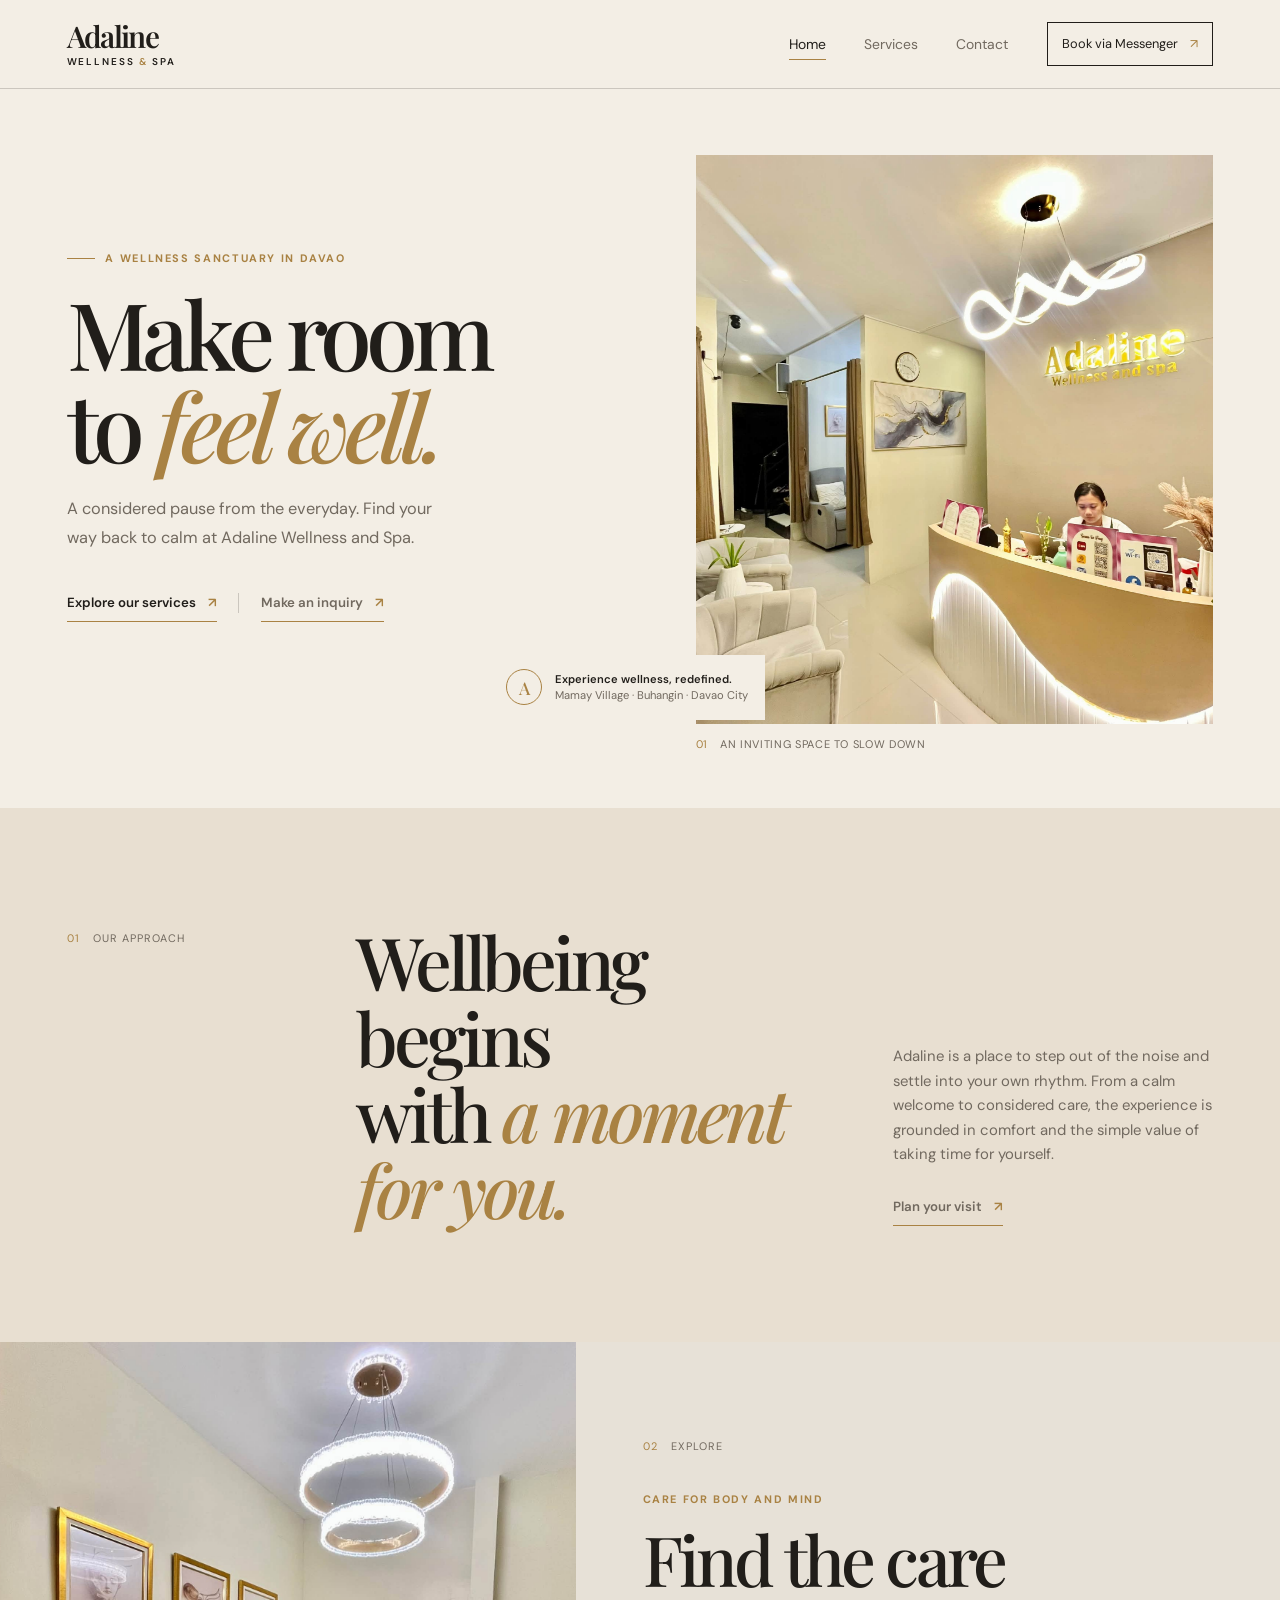
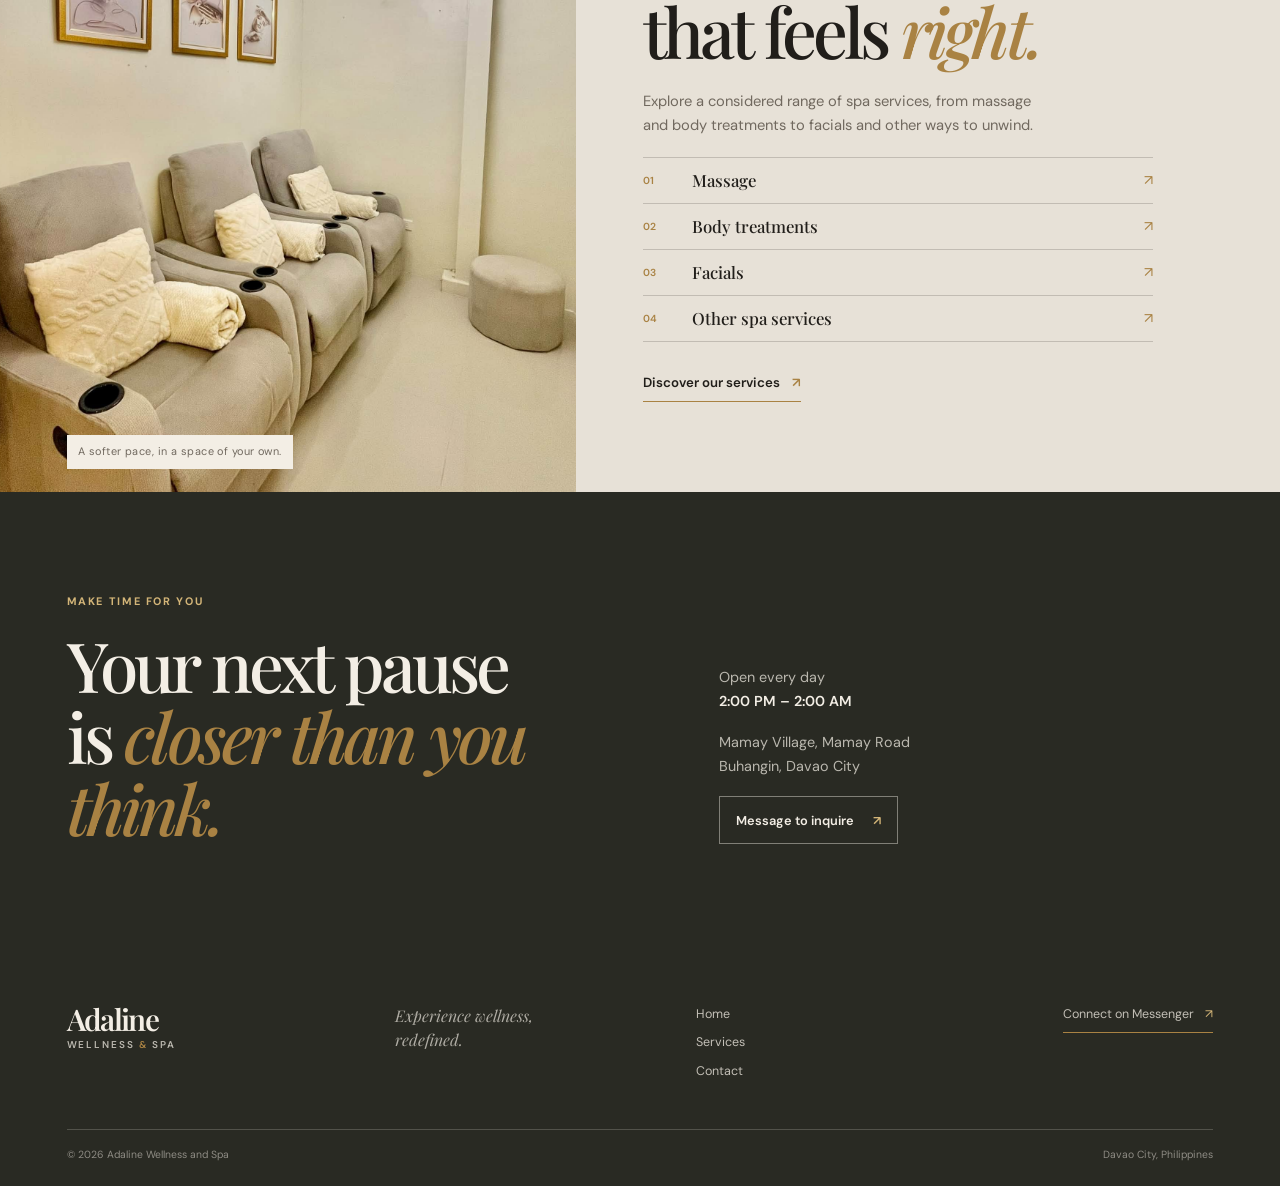
<file: index.html>
<!doctype html>
<html lang="en">
  <head>
    <meta charset="utf-8" />
    <meta name="viewport" content="width=device-width, initial-scale=1" />
    <meta name="description" content="Discover Adaline Wellness and Spa in Buhangin, Davao City. Experience wellness, redefined, with massage, body treatments, facials, and more." />
    <meta name="theme-color" content="#f3eee5" />
    <title>Adaline Wellness and Spa — Experience wellness, redefined</title>
    <link rel="stylesheet" href="css/style.css" />
    <script src="js/script.js" defer></script>
  </head>
  <body>
    <a class="skip-link" href="#main">Skip to content</a>
    <header class="masthead">
      <div class="masthead-inner">
        <a class="wordmark" href="index.html" aria-label="Adaline Wellness and Spa, home">
          <span class="wordmark-name">Adaline</span>
          <span class="wordmark-sub">Wellness <i aria-hidden="true">&amp;</i> Spa</span>
        </a>
        <button class="menu-toggle" type="button" aria-expanded="false" aria-controls="primary-nav">
          <span class="menu-label">Menu</span><span class="menu-glyph" aria-hidden="true"></span>
        </button>
        <nav class="primary-nav" id="primary-nav" aria-label="Main navigation">
          <a href="index.html" aria-current="page">Home</a>
          <a href="services.html">Services</a>
          <a href="contact.html">Contact</a>
          <a class="nav-book" href="https://m.me/61579401611226" target="_blank" rel="noopener noreferrer">Book via Messenger <span aria-hidden="true">↗</span></a>
        </nav>
      </div>
    </header>

    <main id="main">
      <section class="home-intro">
        <div class="intro-copy">
          <p class="kicker"><span class="kicker-line"></span> A wellness sanctuary in Davao</p>
          <h1>Make room<br />to <em>feel well.</em></h1>
          <p class="intro-lede">A considered pause from the everyday. Find your way back to calm at Adaline Wellness and Spa.</p>
          <div class="intro-actions">
            <a class="text-link text-link-dark" href="services.html">Explore our services <span aria-hidden="true">↗</span></a>
            <span class="action-divider" aria-hidden="true"></span>
            <a class="text-link" href="https://m.me/61579401611226" target="_blank" rel="noopener noreferrer">Make an inquiry <span aria-hidden="true">↗</span></a>
          </div>
        </div>
        <figure class="intro-photo">
          <img src="imgs/interior-salon-pic-1.jpg" alt="The warmly lit reception area at Adaline Wellness and Spa" fetchpriority="high" />
          <figcaption><span>01</span> An inviting space to slow down</figcaption>
        </figure>
        <div class="intro-note">
          <span class="note-mark" aria-hidden="true">A</span>
          <p><strong>Experience wellness, redefined.</strong><br />Mamay Village · Buhangin · Davao City</p>
        </div>
      </section>

      <section class="welcome section-pad">
        <div class="section-index"><span>01</span><span>Our approach</span></div>
        <div class="welcome-content">
          <h2>Wellbeing begins<br />with <em>a moment for you.</em></h2>
          <div class="welcome-detail">
            <p>Adaline is a place to step out of the noise and settle into your own rhythm. From a calm welcome to considered care, the experience is grounded in comfort and the simple value of taking time for yourself.</p>
            <a class="text-link" href="contact.html">Plan your visit <span aria-hidden="true">↗</span></a>
          </div>
        </div>
      </section>

      <section class="offerings">
        <div class="offering-photo">
          <img src="imgs/interior-salon-pic-2.jpg" alt="Lounge chairs and soft lighting in Adaline's spa interior" loading="lazy" />
          <p class="photo-caption">A softer pace, in a space of your own.</p>
        </div>
        <div class="offering-copy">
          <div class="section-index"><span>02</span><span>Explore</span></div>
          <p class="kicker">Care for body and mind</p>
          <h2>Find the care<br />that feels <em>right.</em></h2>
          <p class="offering-description">Explore a considered range of spa services, from massage and body treatments to facials and other ways to unwind.</p>
          <ul class="category-list" aria-label="Service categories">
            <li><span>01</span> Massage <span class="list-arrow" aria-hidden="true">↗</span></li>
            <li><span>02</span> Body treatments <span class="list-arrow" aria-hidden="true">↗</span></li>
            <li><span>03</span> Facials <span class="list-arrow" aria-hidden="true">↗</span></li>
            <li><span>04</span> Other spa services <span class="list-arrow" aria-hidden="true">↗</span></li>
          </ul>
          <a class="text-link text-link-dark" href="services.html">Discover our services <span aria-hidden="true">↗</span></a>
        </div>
      </section>

      <section class="visit-strip">
        <div class="visit-heading">
          <p class="kicker">Make time for you</p>
          <h2>Your next pause<br />is <em>closer than you think.</em></h2>
        </div>
        <div class="visit-details">
          <p>Open every day<br /><strong>2:00 PM – 2:00 AM</strong></p>
          <p>Mamay Village, Mamay Road<br />Buhangin, Davao City</p>
          <a class="button button-dark" href="https://m.me/61579401611226" target="_blank" rel="noopener noreferrer">Message to inquire <span aria-hidden="true">↗</span></a>
        </div>
      </section>
    </main>

    <footer class="site-footer">
      <div class="footer-main">
        <a class="wordmark wordmark-footer" href="index.html">
          <span class="wordmark-name">Adaline</span>
          <span class="wordmark-sub">Wellness <i aria-hidden="true">&amp;</i> Spa</span>
        </a>
        <p>Experience wellness,<br />redefined.</p>
        <nav aria-label="Footer navigation">
          <a href="index.html">Home</a><a href="services.html">Services</a><a href="contact.html">Contact</a>
        </nav>
        <a class="footer-message" href="https://m.me/61579401611226" target="_blank" rel="noopener noreferrer">Connect on Messenger <span aria-hidden="true">↗</span></a>
      </div>
      <div class="footer-bottom"><span>© <span data-year></span> Adaline Wellness and Spa</span><span>Davao City, Philippines</span></div>
    </footer>
  </body>
</html>
</file>
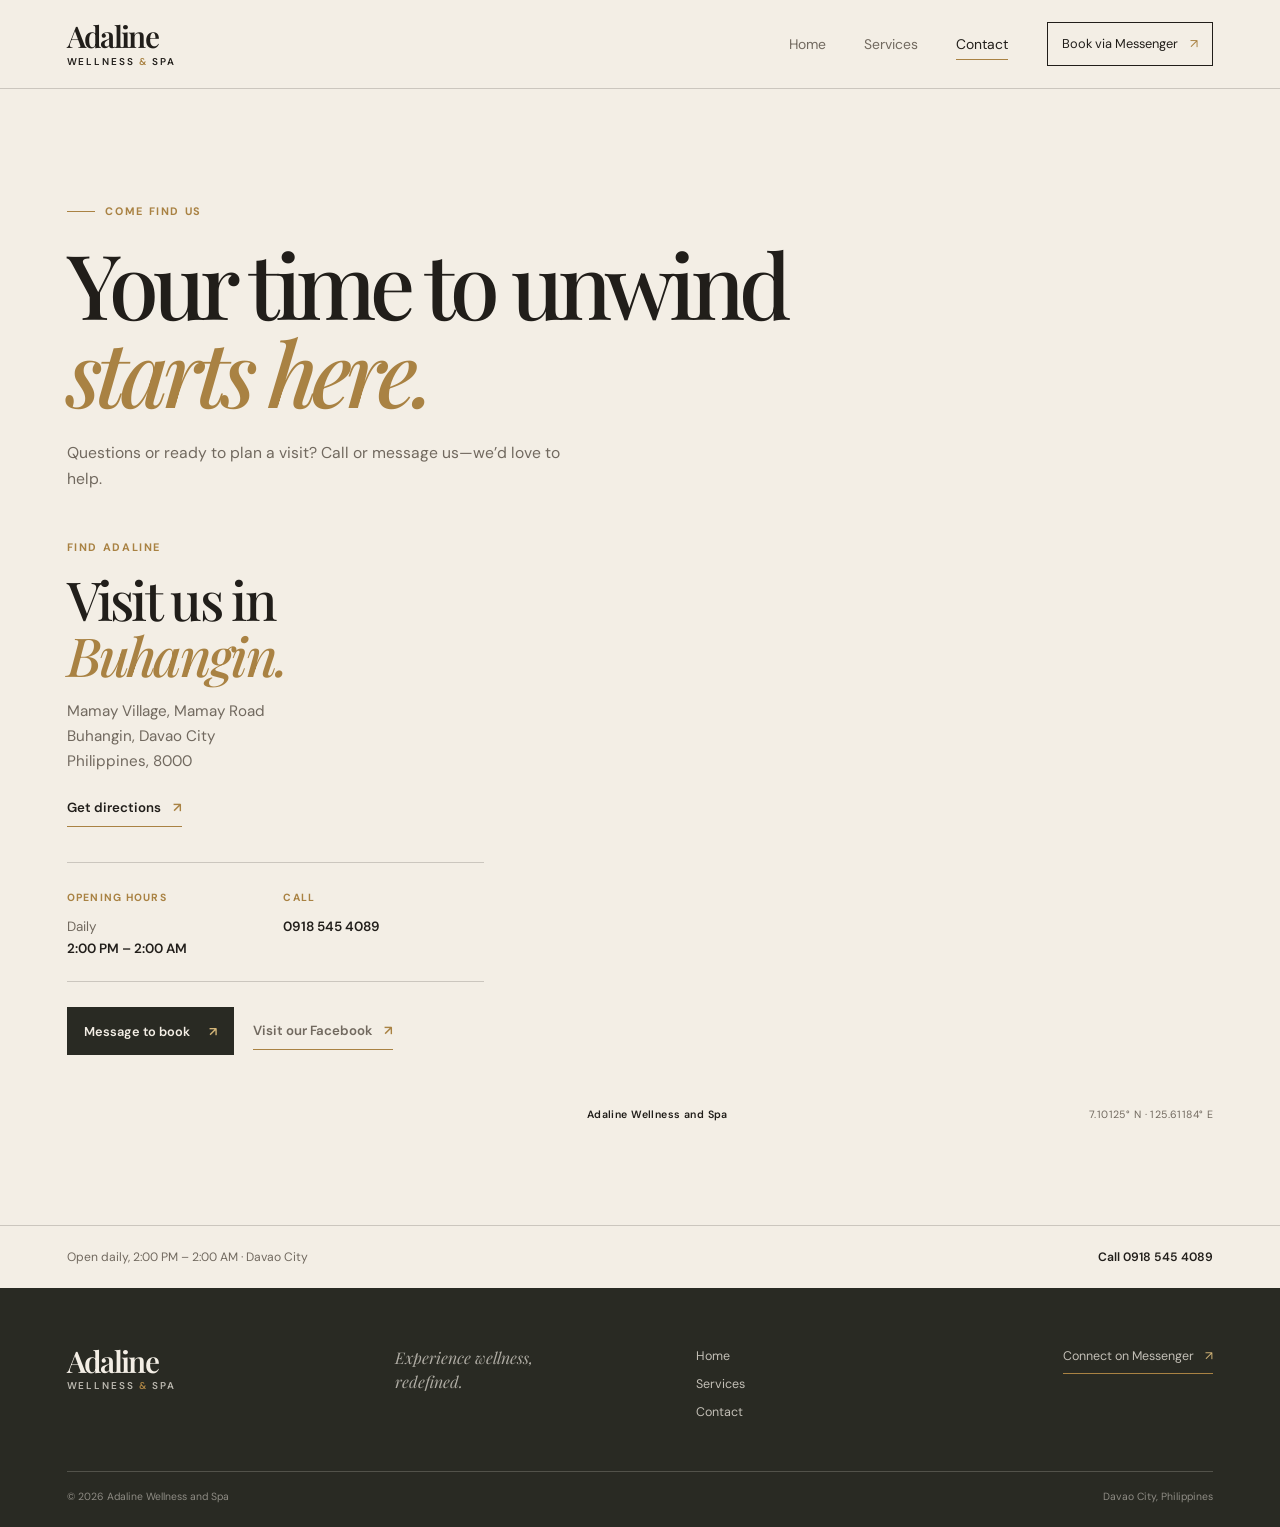
<file: contact.html>
<!doctype html>
<html lang="en">
  <head>
    <meta charset="utf-8" />
    <meta name="viewport" content="width=device-width, initial-scale=1" />
    <meta name="description" content="Contact or visit Adaline Wellness and Spa at Mamay Village, Buhangin, Davao City. Open daily from 2:00 PM to 2:00 AM." />
    <meta name="theme-color" content="#f3eee5" />
    <title>Contact — Adaline Wellness and Spa</title>
    <link rel="stylesheet" href="css/style.css" />
    <script src="js/script.js" defer></script>
  </head>
  <body>
    <a class="skip-link" href="#main">Skip to content</a>
    <header class="masthead">
      <div class="masthead-inner">
        <a class="wordmark" href="index.html" aria-label="Adaline Wellness and Spa, home">
          <span class="wordmark-name">Adaline</span><span class="wordmark-sub">Wellness <i aria-hidden="true">&amp;</i> Spa</span>
        </a>
        <button class="menu-toggle" type="button" aria-expanded="false" aria-controls="primary-nav"><span class="menu-label">Menu</span><span class="menu-glyph" aria-hidden="true"></span></button>
        <nav class="primary-nav" id="primary-nav" aria-label="Main navigation">
          <a href="index.html">Home</a><a href="services.html">Services</a><a href="contact.html" aria-current="page">Contact</a>
          <a class="nav-book" href="https://m.me/61579401611226" target="_blank" rel="noopener noreferrer">Book via Messenger <span aria-hidden="true">↗</span></a>
        </nav>
      </div>
    </header>

    <main id="main">
      <section class="page-heading contact-heading">
        <p class="kicker"><span class="kicker-line"></span> Come find us</p>
        <h1>Your time to unwind<br /><em>starts here.</em></h1>
        <p class="page-intro">Questions or ready to plan a visit? Call or message us—we’d love to help.</p>
      </section>

      <section class="contact-layout">
        <div class="contact-details">
          <div class="contact-block">
            <p class="kicker">Find Adaline</p>
            <h2>Visit us in<br /><em>Buhangin.</em></h2>
            <address>Mamay Village, Mamay Road<br />Buhangin, Davao City<br />Philippines, 8000</address>
            <a class="text-link text-link-dark" href="https://www.google.com/maps/dir/?api=1&destination=7.10125%2C125.61184" target="_blank" rel="noopener noreferrer">Get directions <span aria-hidden="true">↗</span></a>
          </div>

          <div class="contact-facts">
            <div class="contact-fact">
              <span class="fact-label">Opening hours</span>
              <p>Daily<br /><strong>2:00 PM – 2:00 AM</strong></p>
            </div>
            <div class="contact-fact">
              <span class="fact-label">Call</span>
              <p><a href="tel:+639185454089">0918 545 4089</a></p>
            </div>
          </div>

          <div class="contact-actions">
            <a class="button button-dark" href="https://m.me/61579401611226" target="_blank" rel="noopener noreferrer">Message to book <span aria-hidden="true">↗</span></a>
            <a class="text-link" href="https://www.facebook.com/profile.php?id=61579401611226" target="_blank" rel="noopener noreferrer">Visit our Facebook <span aria-hidden="true">↗</span></a>
          </div>
        </div>
        <div class="map-frame">
          <iframe
            src="https://www.google.com/maps?q=7.10125,125.61184&z=16&output=embed"
            title="Map showing Adaline Wellness and Spa in Davao City"
            loading="lazy"
            referrerpolicy="no-referrer-when-downgrade"
            allowfullscreen
          ></iframe>
          <p class="map-caption"><span>Adaline Wellness and Spa</span><span>7.10125° N · 125.61184° E</span></p>
        </div>
      </section>

      <section class="contact-endnote">
        <p>Open daily, 2:00 PM – 2:00 AM <span aria-hidden="true">·</span> Davao City</p>
        <a href="tel:+639185454089">Call 0918 545 4089</a>
      </section>
    </main>

    <footer class="site-footer">
      <div class="footer-main">
        <a class="wordmark wordmark-footer" href="index.html"><span class="wordmark-name">Adaline</span><span class="wordmark-sub">Wellness <i aria-hidden="true">&amp;</i> Spa</span></a>
        <p>Experience wellness,<br />redefined.</p>
        <nav aria-label="Footer navigation"><a href="index.html">Home</a><a href="services.html">Services</a><a href="contact.html">Contact</a></nav>
        <a class="footer-message" href="https://m.me/61579401611226" target="_blank" rel="noopener noreferrer">Connect on Messenger <span aria-hidden="true">↗</span></a>
      </div>
      <div class="footer-bottom"><span>© <span data-year></span> Adaline Wellness and Spa</span><span>Davao City, Philippines</span></div>
    </footer>
  </body>
</html>
</file>
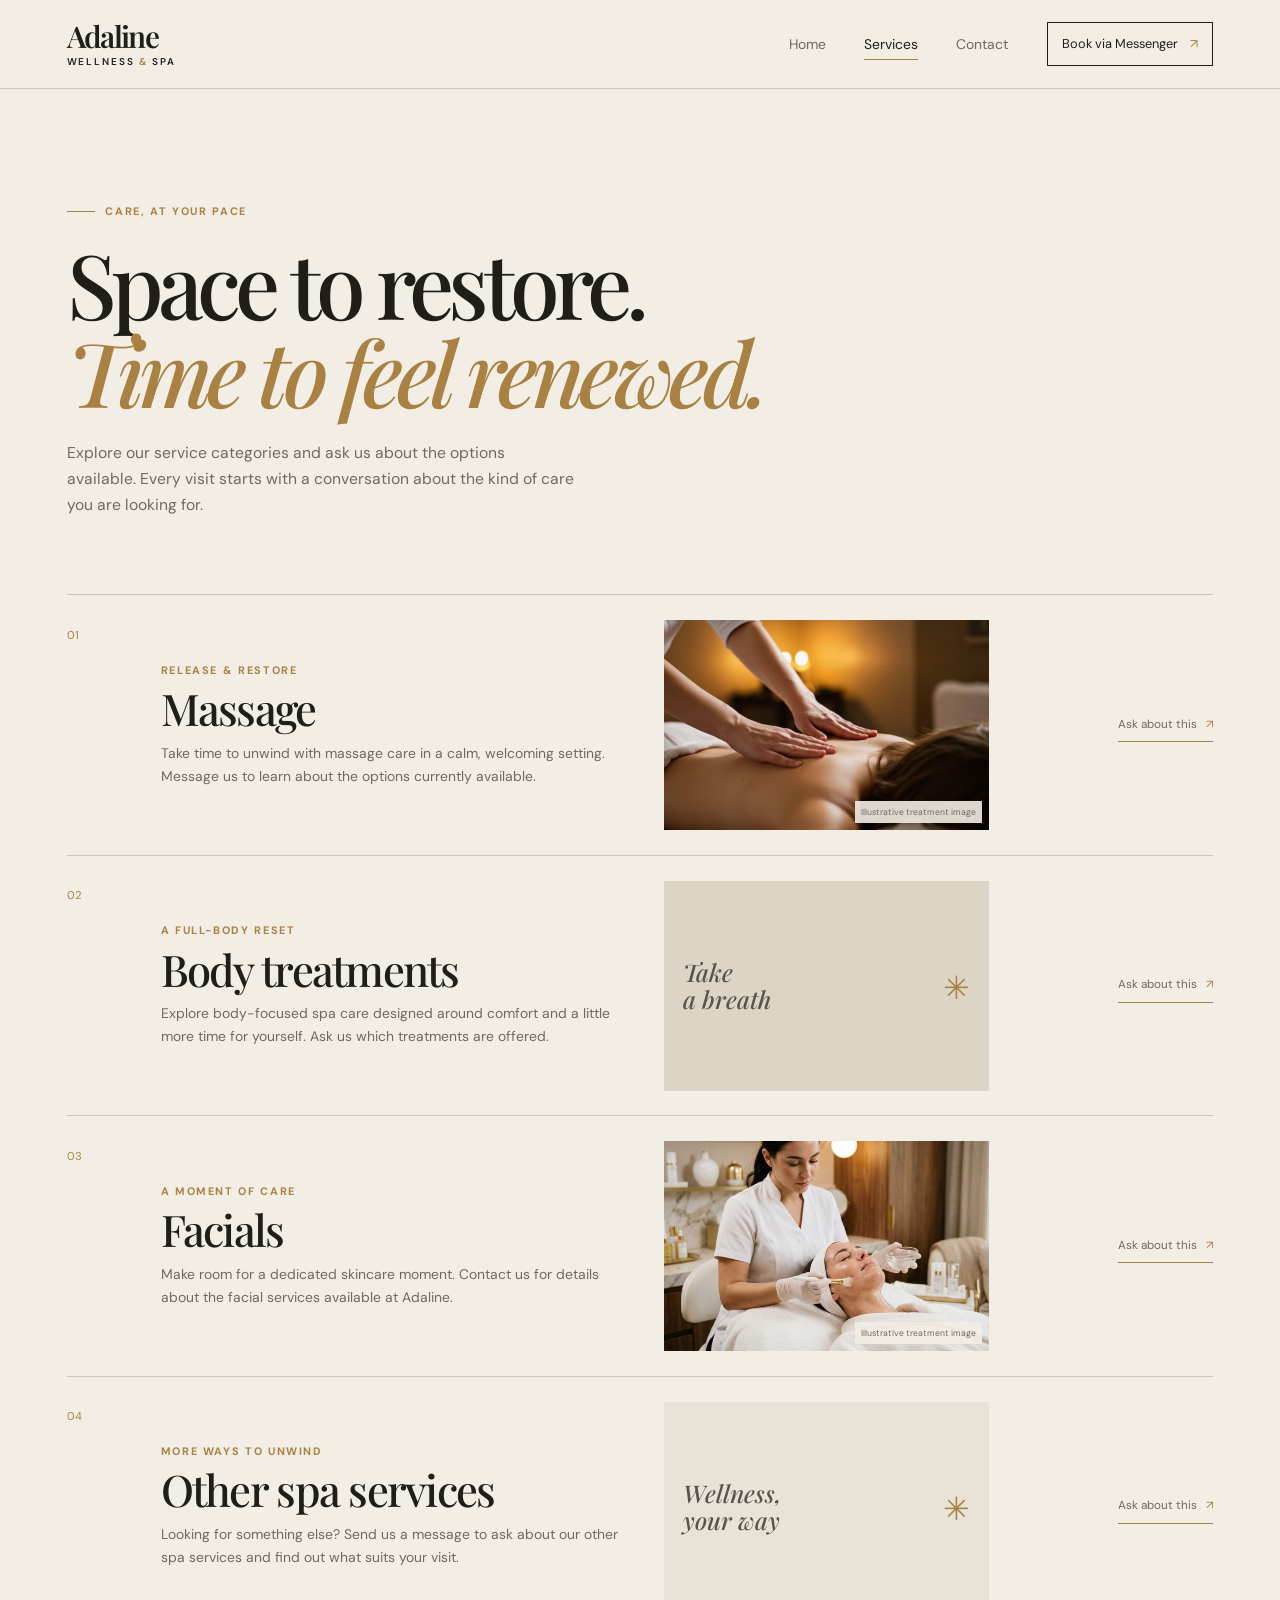
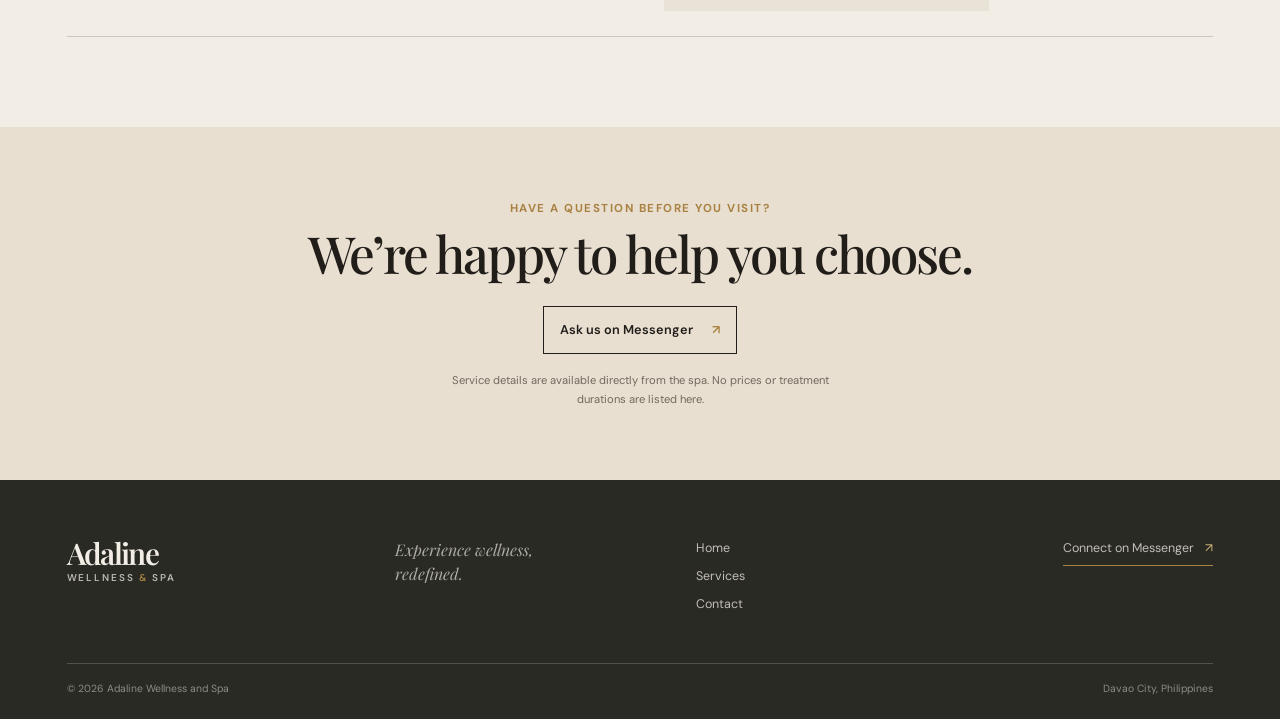
<file: services.html>
<!doctype html>
<html lang="en">
  <head>
    <meta charset="utf-8" />
    <meta name="viewport" content="width=device-width, initial-scale=1" />
    <meta name="description" content="Explore massage, body treatments, facials, and other spa services at Adaline Wellness and Spa in Davao City." />
    <meta name="theme-color" content="#f3eee5" />
    <title>Services — Adaline Wellness and Spa</title>
    <link rel="stylesheet" href="css/style.css" />
    <script src="js/script.js" defer></script>
  </head>
  <body>
    <a class="skip-link" href="#main">Skip to content</a>
    <header class="masthead">
      <div class="masthead-inner">
        <a class="wordmark" href="index.html" aria-label="Adaline Wellness and Spa, home">
          <span class="wordmark-name">Adaline</span><span class="wordmark-sub">Wellness <i aria-hidden="true">&amp;</i> Spa</span>
        </a>
        <button class="menu-toggle" type="button" aria-expanded="false" aria-controls="primary-nav"><span class="menu-label">Menu</span><span class="menu-glyph" aria-hidden="true"></span></button>
        <nav class="primary-nav" id="primary-nav" aria-label="Main navigation">
          <a href="index.html">Home</a><a href="services.html" aria-current="page">Services</a><a href="contact.html">Contact</a>
          <a class="nav-book" href="https://m.me/61579401611226" target="_blank" rel="noopener noreferrer">Book via Messenger <span aria-hidden="true">↗</span></a>
        </nav>
      </div>
    </header>

    <main id="main">
      <section class="page-heading">
        <p class="kicker"><span class="kicker-line"></span> Care, at your pace</p>
        <h1>Space to restore.<br /><em>Time to feel renewed.</em></h1>
        <p class="page-intro">Explore our service categories and ask us about the options available. Every visit starts with a conversation about the kind of care you are looking for.</p>
      </section>

      <section class="service-list" aria-label="Spa service categories">
        <article class="service-row">
          <div class="service-number">01</div>
          <div class="service-description">
            <p class="kicker">Release &amp; restore</p>
            <h2>Massage</h2>
            <p>Take time to unwind with massage care in a calm, welcoming setting. Message us to learn about the options currently available.</p>
          </div>
          <div class="service-art service-art-photo">
            <img src="imgs/massage.jpeg" alt="Illustrative image of a massage treatment" loading="lazy" />
            <span>Illustrative treatment image</span>
          </div>
          <a class="service-enquire" href="https://m.me/61579401611226" target="_blank" rel="noopener noreferrer" aria-label="Ask about massage services on Messenger">Ask about this <span aria-hidden="true">↗</span></a>
        </article>

        <article class="service-row">
          <div class="service-number">02</div>
          <div class="service-description">
            <p class="kicker">A full-body reset</p>
            <h2>Body treatments</h2>
            <p>Explore body-focused spa care designed around comfort and a little more time for yourself. Ask us which treatments are offered.</p>
          </div>
          <div class="service-art service-art-type" aria-hidden="true"><span>Take<br />a breath</span><i>✳</i></div>
          <a class="service-enquire" href="https://m.me/61579401611226" target="_blank" rel="noopener noreferrer" aria-label="Ask about body treatments on Messenger">Ask about this <span aria-hidden="true">↗</span></a>
        </article>

        <article class="service-row">
          <div class="service-number">03</div>
          <div class="service-description">
            <p class="kicker">A moment of care</p>
            <h2>Facials</h2>
            <p>Make room for a dedicated skincare moment. Contact us for details about the facial services available at Adaline.</p>
          </div>
          <div class="service-art service-art-photo">
            <img src="imgs/facial.jpeg" alt="Illustrative image of a facial treatment" loading="lazy" />
            <span>Illustrative treatment image</span>
          </div>
          <a class="service-enquire" href="https://m.me/61579401611226" target="_blank" rel="noopener noreferrer" aria-label="Ask about facials on Messenger">Ask about this <span aria-hidden="true">↗</span></a>
        </article>

        <article class="service-row">
          <div class="service-number">04</div>
          <div class="service-description">
            <p class="kicker">More ways to unwind</p>
            <h2>Other spa services</h2>
            <p>Looking for something else? Send us a message to ask about our other spa services and find out what suits your visit.</p>
          </div>
          <div class="service-art service-art-type service-art-soft" aria-hidden="true"><span>Wellness,<br />your way</span><i>✳</i></div>
          <a class="service-enquire" href="https://m.me/61579401611226" target="_blank" rel="noopener noreferrer" aria-label="Ask about other spa services on Messenger">Ask about this <span aria-hidden="true">↗</span></a>
        </article>
      </section>

      <section class="services-note">
        <p>Have a question before you visit?</p>
        <h2>We’re happy to help you choose.</h2>
        <a class="button button-dark" href="https://m.me/61579401611226" target="_blank" rel="noopener noreferrer">Ask us on Messenger <span aria-hidden="true">↗</span></a>
        <small>Service details are available directly from the spa. No prices or treatment durations are listed here.</small>
      </section>
    </main>

    <footer class="site-footer">
      <div class="footer-main">
        <a class="wordmark wordmark-footer" href="index.html"><span class="wordmark-name">Adaline</span><span class="wordmark-sub">Wellness <i aria-hidden="true">&amp;</i> Spa</span></a>
        <p>Experience wellness,<br />redefined.</p>
        <nav aria-label="Footer navigation"><a href="index.html">Home</a><a href="services.html">Services</a><a href="contact.html">Contact</a></nav>
        <a class="footer-message" href="https://m.me/61579401611226" target="_blank" rel="noopener noreferrer">Connect on Messenger <span aria-hidden="true">↗</span></a>
      </div>
      <div class="footer-bottom"><span>© <span data-year></span> Adaline Wellness and Spa</span><span>Davao City, Philippines</span></div>
    </footer>
  </body>
</html>
</file>
<file: css/style.css>
@import url("https://fonts.googleapis.com/css2?family=DM+Sans:wght@400;500;600;700&family=Playfair+Display:ital,wght@0,500;0,600;1,500;1,600&display=swap");

:root {
  color-scheme: light;
  --paper: #f3eee5;
  --paper-deep: #e8dfd1;
  --ink: #211e1a;
  --muted: #71695f;
  --gold: #a98243;
  --gold-light: #d3b578;
  --dark: #292a23;
  --rule: rgba(33, 30, 26, 0.19);
  --serif: "Playfair Display", Georgia, "Times New Roman", serif;
  --sans: "DM Sans", "Segoe UI", sans-serif;
  --page-gutter: clamp(1.25rem, 5.2vw, 5.5rem);
  --page-max: 1440px;
}

* { box-sizing: border-box; }

html { scroll-behavior: smooth; }

body {
  margin: 0;
  background: var(--paper);
  color: var(--ink);
  font: 400 16px/1.65 var(--sans);
  -webkit-font-smoothing: antialiased;
  overflow-x: hidden;
}

img { display: block; max-width: 100%; }
a { color: inherit; text-decoration: none; }
button { font: inherit; }
::selection { color: var(--paper); background: var(--gold); }

.skip-link {
  position: fixed;
  z-index: 99;
  top: 0.75rem;
  left: 0.75rem;
  padding: 0.7rem 1rem;
  color: var(--paper);
  background: var(--ink);
  transform: translateY(-160%);
}
.skip-link:focus { transform: translateY(0); }

.masthead {
  position: relative;
  z-index: 10;
  background: var(--paper);
  border-bottom: 1px solid var(--rule);
}
.masthead-inner {
  width: min(100%, var(--page-max));
  min-height: 88px;
  padding: 0 var(--page-gutter);
  margin: 0 auto;
  display: flex;
  align-items: center;
  justify-content: space-between;
  gap: 2rem;
}
.wordmark { display: inline-flex; flex-direction: column; line-height: 1; }
.wordmark-name {
  font: 600 1.86rem/1 var(--serif);
  letter-spacing: -0.055em;
}
.wordmark-sub {
  margin-top: 0.37rem;
  font-size: 0.62rem;
  font-weight: 600;
  letter-spacing: 0.19em;
  text-transform: uppercase;
}
.wordmark-sub i { color: var(--gold); font-style: normal; }
.primary-nav { display: flex; align-items: center; gap: clamp(1.3rem, 3vw, 3.2rem); }
.primary-nav > a:not(.nav-book) {
  position: relative;
  padding: 0.5rem 0;
  color: var(--muted);
  font-size: 0.87rem;
  transition: color 180ms ease;
}
.primary-nav > a:not(.nav-book)::after {
  position: absolute;
  right: 0;
  bottom: 0.2rem;
  left: 0;
  height: 1px;
  background: var(--gold);
  content: "";
  transform: scaleX(0);
  transform-origin: left;
  transition: transform 180ms ease;
}
.primary-nav > a:hover,
.primary-nav > a[aria-current="page"] { color: var(--ink); }
.primary-nav > a:hover::after,
.primary-nav > a[aria-current="page"]::after { transform: scaleX(1); }
.nav-book {
  padding: 0.68rem 0.9rem;
  border: 1px solid var(--ink);
  font-size: 0.8rem;
  transition: color 180ms ease, background 180ms ease;
}
.nav-book span { margin-left: 0.55rem; color: var(--gold); }
.nav-book:hover { color: var(--paper); background: var(--ink); }
.menu-toggle { display: none; }

.home-intro {
  position: relative;
  display: grid;
  grid-template-columns: 1fr 0.96fr;
  align-items: center;
  gap: clamp(2.5rem, 7vw, 7.5rem);
  width: min(100%, var(--page-max));
  min-height: 625px;
  padding: 4.1rem var(--page-gutter) 3.4rem;
  margin: 0 auto;
}
.intro-copy { position: relative; z-index: 2; padding-bottom: 2.2rem; }
.kicker {
  display: flex;
  align-items: center;
  gap: 0.68rem;
  margin: 0 0 1.2rem;
  color: var(--gold);
  font-size: 0.68rem;
  font-weight: 700;
  letter-spacing: 0.15em;
  line-height: 1.4;
  text-transform: uppercase;
}
.kicker-line { display: inline-block; width: 28px; height: 1px; background: currentColor; }
h1, h2, p, figure { margin-top: 0; }
.intro-copy h1,
.page-heading h1 {
  margin: 0;
  font: 500 clamp(4rem, 7.3vw, 7.5rem)/0.99 var(--serif);
  letter-spacing: -0.065em;
}
h1 em, h2 em { color: var(--gold); font-weight: 500; }
.intro-lede {
  max-width: 390px;
  margin: 1.55rem 0 2rem;
  color: var(--muted);
  font-size: 1.02rem;
  line-height: 1.75;
}
.intro-actions { display: flex; align-items: center; gap: 1.35rem; flex-wrap: wrap; }
.action-divider { height: 20px; width: 1px; background: var(--rule); }
.text-link {
  display: inline-flex;
  align-items: center;
  gap: 0.75rem;
  width: fit-content;
  padding: 0.45rem 0;
  border-bottom: 1px solid var(--gold);
  color: var(--muted);
  font-size: 0.83rem;
  font-weight: 600;
  transition: color 160ms ease, gap 160ms ease;
}
.text-link span { color: var(--gold); }
.text-link:hover { gap: 1rem; color: var(--ink); }
.text-link-dark { color: var(--ink); }
.intro-photo {
  position: relative;
  width: 100%;
  margin: 0;
}
.intro-photo img {
  width: 100%;
  aspect-ratio: 0.91;
  object-fit: cover;
  object-position: center 58%;
}
.intro-photo figcaption {
  display: flex;
  align-items: center;
  gap: 0.75rem;
  padding-top: 0.72rem;
  color: var(--muted);
  font-size: 0.69rem;
  letter-spacing: 0.06em;
  text-transform: uppercase;
}
.intro-photo figcaption span { color: var(--gold); }
.intro-note {
  position: absolute;
  z-index: 2;
  right: calc(var(--page-gutter) + 35%);
  bottom: 5.5rem;
  display: flex;
  align-items: center;
  gap: 0.8rem;
  padding: 0.9rem 1.1rem 0.9rem 0.8rem;
  background: var(--paper);
}
.note-mark {
  display: grid;
  width: 36px;
  height: 36px;
  place-items: center;
  border: 1px solid var(--gold);
  border-radius: 50%;
  color: var(--gold);
  font: 500 1.1rem var(--serif);
}
.intro-note p { margin: 0; color: var(--muted); font-size: 0.7rem; line-height: 1.5; }
.intro-note strong { color: var(--ink); font-weight: 600; }

.section-pad { padding: clamp(4.5rem, 9vw, 9rem) var(--page-gutter); }
.welcome {
  display: grid;
  grid-template-columns: 0.3fr 1fr;
  gap: 2rem;
  background: var(--paper-deep);
}
.section-index {
  display: flex;
  align-items: center;
  gap: 0.8rem;
  align-self: start;
  padding-top: 0.45rem;
  color: var(--muted);
  font-size: 0.68rem;
  letter-spacing: 0.1em;
  text-transform: uppercase;
}
.section-index span:first-child { color: var(--gold); }
.welcome-content {
  display: grid;
  grid-template-columns: 1.2fr 0.8fr;
  align-items: end;
  gap: 3.5rem;
}
.welcome h2,
.offering-copy h2,
.visit-heading h2 {
  margin: 0;
  font: 500 clamp(2.8rem, 5.7vw, 5.9rem)/1.04 var(--serif);
  letter-spacing: -0.055em;
}
.welcome-detail { max-width: 370px; }
.welcome-detail p { margin: 0 0 1.4rem; color: var(--muted); font-size: 0.93rem; }

.offerings {
  display: grid;
  grid-template-columns: 0.9fr 1.1fr;
  min-height: 650px;
  background: #e7e1d7;
}
.offering-photo { position: relative; min-width: 0; }
.offering-photo img {
  width: 100%;
  height: 100%;
  min-height: 430px;
  object-fit: cover;
  object-position: center 40%;
}
.photo-caption {
  position: absolute;
  bottom: 1.4rem;
  left: var(--page-gutter);
  margin: 0;
  padding: 0.52rem 0.72rem;
  background: var(--paper);
  color: var(--muted);
  font-size: 0.68rem;
  letter-spacing: 0.04em;
}
.offering-copy {
  display: flex;
  flex-direction: column;
  align-items: flex-start;
  justify-content: center;
  padding: clamp(3rem, 7vw, 6.7rem) var(--page-gutter);
}
.offering-copy .section-index { margin-bottom: 2.2rem; }
.offering-copy .kicker { margin-bottom: 1rem; }
.offering-copy h2 { font-size: clamp(3rem, 5.4vw, 5.5rem); }
.offering-description { max-width: 410px; margin: 1.4rem 0 1.2rem; color: var(--muted); font-size: 0.92rem; }
.category-list {
  width: 100%;
  max-width: 510px;
  padding: 0;
  margin: 0 0 1.45rem;
  list-style: none;
  border-top: 1px solid var(--rule);
}
.category-list li {
  display: grid;
  grid-template-columns: 2.7rem 1fr auto;
  align-items: center;
  gap: 0.4rem;
  padding: 0.72rem 0;
  border-bottom: 1px solid var(--rule);
  font: 500 1.05rem var(--serif);
}
.category-list li > span:first-child { color: var(--gold); font: 600 0.64rem var(--sans); }
.list-arrow { color: var(--gold); font: 0.9rem var(--sans); }

.visit-strip {
  display: grid;
  grid-template-columns: 1.1fr 0.9fr;
  gap: 3rem;
  padding: clamp(4rem, 8vw, 7.8rem) var(--page-gutter);
  color: var(--paper);
  background: var(--dark);
}
.visit-strip .kicker { color: var(--gold-light); }
.visit-heading h2 { font-size: clamp(3rem, 5.4vw, 5.7rem); }
.visit-details {
  display: grid;
  align-content: end;
  justify-items: start;
  gap: 1.1rem;
  color: rgba(243, 238, 229, 0.72);
  font-size: 0.9rem;
}
.visit-details p { margin: 0; }
.visit-details strong { color: var(--paper); font-weight: 600; }
.button {
  display: inline-flex;
  align-items: center;
  justify-content: center;
  gap: 1.2rem;
  min-height: 48px;
  padding: 0.7rem 1rem;
  border: 1px solid transparent;
  font-size: 0.8rem;
  font-weight: 600;
  transition: color 180ms ease, background 180ms ease, border-color 180ms ease;
}
.button span { color: var(--gold-light); }
.button-dark { color: var(--paper); border-color: rgba(243, 238, 229, 0.43); }
.button-dark:hover { color: var(--ink); background: var(--paper); border-color: var(--paper); }
.button-dark:hover span { color: var(--gold); }

.page-heading {
  max-width: var(--page-max);
  padding: clamp(4.2rem, 9vw, 8.5rem) var(--page-gutter) clamp(3.2rem, 6vw, 5.5rem);
  margin: 0 auto;
}
.page-heading h1 { font-size: clamp(3.7rem, 7vw, 7rem); }
.page-intro { max-width: 510px; margin: 1.5rem 0 0; color: var(--muted); font-size: 0.98rem; }
.service-list { padding: 0 var(--page-gutter) clamp(3.5rem, 7vw, 7rem); }
.service-row {
  display: grid;
  grid-template-columns: 0.12fr 1fr 0.7fr 0.4fr;
  align-items: center;
  gap: clamp(1.2rem, 3vw, 3rem);
  max-width: 1260px;
  min-height: 230px;
  padding: 1.55rem 0;
  margin: 0 auto;
  border-top: 1px solid var(--rule);
}
.service-row:last-child { border-bottom: 1px solid var(--rule); }
.service-number { align-self: start; padding-top: 0.4rem; color: var(--gold); font-size: 0.71rem; }
.service-description .kicker { margin: 0 0 0.45rem; }
.service-description h2 { margin: 0 0 0.55rem; font: 500 clamp(1.9rem, 3.4vw, 3.4rem)/1.1 var(--serif); letter-spacing: -0.04em; }
.service-description > p:last-child { max-width: 480px; margin: 0; color: var(--muted); font-size: 0.87rem; }
.service-art {
  position: relative;
  width: 100%;
  overflow: hidden;
}
.service-art-photo img { width: 100%; aspect-ratio: 1.55; object-fit: cover; }
.service-art-photo > span {
  position: absolute;
  right: 0.45rem;
  bottom: 0.45rem;
  padding: 0.25rem 0.38rem;
  background: rgba(243, 238, 229, 0.9);
  color: var(--muted);
  font-size: 0.54rem;
}
.service-art-type {
  display: flex;
  align-items: center;
  justify-content: space-between;
  aspect-ratio: 1.55;
  padding: 1rem 1.2rem;
  background: #dcd5c6;
  color: #57554b;
}
.service-art-type span { font: italic 500 clamp(1rem, 1.9vw, 1.75rem)/1.1 var(--serif); }
.service-art-type i { color: var(--gold); font: normal 2rem var(--serif); }
.service-art-soft { background: #e9e2d7; }
.service-enquire {
  justify-self: end;
  display: inline-flex;
  align-items: center;
  gap: 0.6rem;
  padding: 0.45rem 0;
  border-bottom: 1px solid var(--gold);
  color: var(--muted);
  font-size: 0.73rem;
  white-space: nowrap;
}
.service-enquire span { color: var(--gold); }
.service-enquire:hover { color: var(--ink); }
.services-note {
  display: flex;
  flex-direction: column;
  align-items: center;
  padding: 4.5rem 1.25rem;
  text-align: center;
  background: var(--paper-deep);
}
.services-note > p { margin: 0 0 0.4rem; color: var(--gold); font-size: 0.72rem; font-weight: 700; letter-spacing: 0.13em; text-transform: uppercase; }
.services-note h2 { margin: 0 0 1.4rem; font: 500 clamp(2rem, 4vw, 3.5rem)/1.15 var(--serif); letter-spacing: -0.04em; }
.services-note .button-dark { color: var(--ink); border-color: var(--ink); }
.services-note .button-dark span { color: var(--gold); }
.services-note .button-dark:hover { color: var(--paper); background: var(--ink); }
.services-note small { max-width: 380px; margin-top: 1.1rem; color: var(--muted); font-size: 0.7rem; }

.contact-heading { padding-bottom: 3rem; }
.contact-layout {
  display: grid;
  grid-template-columns: 0.8fr 1.2fr;
  gap: clamp(2.5rem, 8vw, 8rem);
  padding: 0 var(--page-gutter) clamp(4rem, 8vw, 8rem);
}
.contact-details { max-width: 430px; }
.contact-block .kicker { margin-bottom: 1rem; }
.contact-block h2 { margin: 0 0 1rem; font: 500 clamp(2.7rem, 4.2vw, 4.2rem)/1.04 var(--serif); letter-spacing: -0.05em; }
.contact-block address { margin-bottom: 1rem; color: var(--muted); font-size: 0.95rem; font-style: normal; }
.contact-facts { display: grid; grid-template-columns: 1fr 1fr; gap: 1rem; margin-top: 2.2rem; padding: 1.25rem 0; border-top: 1px solid var(--rule); border-bottom: 1px solid var(--rule); }
.fact-label { color: var(--gold); font-size: 0.65rem; font-weight: 700; letter-spacing: 0.12em; text-transform: uppercase; }
.contact-fact p { margin: 0.4rem 0 0; color: var(--muted); font-size: 0.84rem; }
.contact-fact strong, .contact-fact a { color: var(--ink); font-weight: 600; }
.contact-actions { display: flex; flex-wrap: wrap; align-items: center; gap: 1.2rem; margin-top: 1.6rem; }
.contact-actions .button-dark { color: var(--paper); background: var(--dark); border-color: var(--dark); }
.contact-actions .button-dark:hover { color: var(--ink); background: transparent; }
.map-frame { align-self: start; }
.map-frame iframe { display: block; width: 100%; aspect-ratio: 1.13; min-height: 330px; border: 0; filter: saturate(0.65) sepia(0.12); }
.map-caption { display: flex; justify-content: space-between; gap: 1rem; padding-top: 0.7rem; margin: 0; color: var(--muted); font-size: 0.66rem; letter-spacing: 0.04em; }
.map-caption span:first-child { color: var(--ink); font-weight: 600; }
.contact-endnote {
  display: flex;
  justify-content: space-between;
  gap: 1rem;
  padding: 1.3rem var(--page-gutter);
  border-top: 1px solid var(--rule);
  color: var(--muted);
  font-size: 0.76rem;
}
.contact-endnote p { margin: 0; }
.contact-endnote a { color: var(--ink); font-weight: 600; }
.contact-endnote a:hover { color: var(--gold); }

.site-footer { padding: 3.6rem var(--page-gutter) 1.4rem; color: var(--paper); background: var(--dark); }
.footer-main {
  display: grid;
  grid-template-columns: 1.1fr 1fr 0.8fr 1fr;
  gap: 2rem;
  align-items: start;
  max-width: 1260px;
  margin: 0 auto;
}
.wordmark-footer .wordmark-sub { color: rgba(243, 238, 229, 0.72); }
.footer-main > p { margin: 0; color: rgba(243, 238, 229, 0.66); font: italic 1rem/1.5 var(--serif); }
.footer-main nav { display: grid; gap: 0.48rem; font-size: 0.78rem; }
.footer-main nav a, .footer-message { color: rgba(243, 238, 229, 0.76); transition: color 160ms ease; }
.footer-main nav a:hover, .footer-message:hover { color: var(--gold-light); }
.footer-message { justify-self: end; padding-bottom: 0.45rem; border-bottom: 1px solid var(--gold); font-size: 0.78rem; }
.footer-message span { margin-left: 0.5rem; color: var(--gold-light); }
.footer-bottom {
  display: flex;
  justify-content: space-between;
  gap: 1rem;
  max-width: 1260px;
  padding-top: 1rem;
  margin: 3rem auto 0;
  border-top: 1px solid rgba(243, 238, 229, 0.2);
  color: rgba(243, 238, 229, 0.5);
  font-size: 0.65rem;
}

a:focus-visible, button:focus-visible { outline: 2px solid var(--gold); outline-offset: 4px; }

@media (min-width: 1441px) {
  .welcome, .offerings, .visit-strip { padding-right: max(var(--page-gutter), calc((100vw - var(--page-max)) / 2)); padding-left: max(var(--page-gutter), calc((100vw - var(--page-max)) / 2)); }
}

@media (max-width: 900px) {
  .masthead-inner { min-height: 76px; }
  .menu-toggle {
    display: flex;
    align-items: center;
    gap: 0.65rem;
    padding: 0.7rem 0;
    border: 0;
    color: var(--ink);
    background: transparent;
    cursor: pointer;
  }
  .menu-label { font-size: 0.76rem; }
  .menu-glyph, .menu-glyph::before {
    display: block;
    width: 19px;
    height: 1px;
    background: currentColor;
    transition: transform 180ms ease;
  }
  .menu-glyph { position: relative; }
  .menu-glyph::before { position: absolute; top: -6px; content: ""; }
  .menu-toggle[aria-expanded="true"] .menu-glyph { transform: rotate(45deg); }
  .menu-toggle[aria-expanded="true"] .menu-glyph::before { top: 0; transform: rotate(90deg); }
  .primary-nav {
    position: absolute;
    top: 100%;
    right: 0;
    left: 0;
    display: none;
    align-items: stretch;
    gap: 0;
    padding: 0.8rem var(--page-gutter) 1.3rem;
    border-bottom: 1px solid var(--rule);
    background: var(--paper);
  }
  .primary-nav.is-open { display: flex; flex-direction: column; }
  .primary-nav > a:not(.nav-book) { padding: 0.75rem 0; }
  .primary-nav > a:not(.nav-book)::after { display: none; }
  .nav-book { align-self: flex-start; margin-top: 0.65rem; }
  .home-intro { min-height: 0; gap: 2rem; padding-top: 4rem; }
  .intro-copy h1 { font-size: clamp(3.7rem, 9vw, 6.5rem); }
  .intro-note { right: calc(var(--page-gutter) + 24%); bottom: 4.7rem; }
  .welcome { grid-template-columns: 1fr; gap: 2.5rem; }
  .welcome-content { grid-template-columns: 1fr 0.8fr; gap: 2rem; }
  .service-row { grid-template-columns: 2rem 1fr 0.72fr; }
  .service-enquire { grid-column: 2 / 4; justify-self: start; }
  .contact-layout { grid-template-columns: 0.9fr 1.1fr; gap: 2.5rem; }
  .footer-main { grid-template-columns: 1fr 1fr; row-gap: 2.5rem; }
  .footer-message { justify-self: start; }
}

@media (max-width: 600px) {
  .masthead-inner { min-height: 70px; }
  .wordmark-name { font-size: 1.65rem; }
  .home-intro { display: flex; flex-direction: column; align-items: stretch; gap: 1.9rem; padding-top: 3.2rem; padding-bottom: 3.2rem; }
  .intro-copy { padding: 0; }
  .intro-copy h1 { font-size: clamp(3.55rem, 17vw, 5.2rem); }
  .intro-lede { max-width: 340px; margin: 1.2rem 0 1.4rem; font-size: 0.94rem; }
  .intro-actions { gap: 0.85rem; }
  .intro-actions .text-link { font-size: 0.75rem; }
  .intro-photo { width: 88%; align-self: flex-end; }
  .intro-photo img { aspect-ratio: 0.98; }
  .intro-note { right: auto; bottom: 3.4rem; left: 0; padding: 0.65rem 0.75rem 0.65rem 0.55rem; }
  .note-mark { width: 31px; height: 31px; }
  .intro-note p { font-size: 0.62rem; }
  .section-pad { padding-top: 4.2rem; padding-bottom: 4.2rem; }
  .welcome { gap: 1.5rem; }
  .welcome-content { grid-template-columns: 1fr; gap: 1.3rem; }
  .welcome h2 { font-size: clamp(2.75rem, 12vw, 4rem); }
  .welcome-detail p { font-size: 0.88rem; }
  .offerings { grid-template-columns: 1fr; }
  .offering-photo img { min-height: 0; height: auto; aspect-ratio: 1.18; object-position: center 44%; }
  .photo-caption { left: 1.25rem; }
  .offering-copy { padding: 3.5rem var(--page-gutter) 4rem; }
  .offering-copy .section-index { margin-bottom: 1.6rem; }
  .offering-copy h2 { font-size: clamp(3.1rem, 13vw, 4.5rem); }
  .category-list li { font-size: 0.98rem; }
  .visit-strip { grid-template-columns: 1fr; gap: 2rem; padding-top: 4rem; padding-bottom: 4rem; }
  .visit-heading h2 { font-size: clamp(2.9rem, 12vw, 4.3rem); }
  .visit-details { gap: 0.9rem; }
  .page-heading { padding-top: 3.6rem; padding-bottom: 2.7rem; }
  .page-heading h1 { font-size: clamp(3.4rem, 14vw, 5.2rem); }
  .page-intro { font-size: 0.9rem; }
  .service-list { padding-bottom: 3.5rem; }
  .service-row { grid-template-columns: 1.8rem 1fr; gap: 0.4rem 0.9rem; padding: 1.5rem 0 1.8rem; }
  .service-number { grid-row: 1 / span 2; }
  .service-description h2 { font-size: 2.15rem; }
  .service-description > p:last-child { font-size: 0.83rem; }
  .service-art { grid-column: 2; width: min(100%, 340px); margin-top: 0.8rem; }
  .service-art-photo img, .service-art-type { aspect-ratio: 1.7; }
  .service-enquire { grid-column: 2; margin-top: 0.45rem; }
  .services-note { padding: 3.6rem 1.25rem; }
  .services-note h2 { font-size: 2.35rem; }
  .contact-heading { padding-top: 3.5rem; padding-bottom: 2.3rem; }
  .contact-layout { grid-template-columns: 1fr; gap: 2.5rem; padding-bottom: 3.8rem; }
  .contact-block h2 { font-size: 3rem; }
  .contact-facts { gap: 0.5rem; }
  .contact-actions { align-items: flex-start; flex-direction: column; gap: 0.8rem; }
  .map-frame iframe { aspect-ratio: 0.95; min-height: 300px; }
  .map-caption { flex-direction: column; gap: 0.1rem; }
  .contact-endnote { flex-direction: column; gap: 0.45rem; }
  .site-footer { padding-top: 3rem; }
  .footer-main { grid-template-columns: 1fr 1fr; gap: 2rem 1rem; }
  .footer-main > p { font-size: 0.9rem; }
  .footer-main nav { grid-column: 1; }
  .footer-message { grid-column: 2; grid-row: 2; align-self: start; font-size: 0.7rem; }
  .footer-bottom { margin-top: 2.3rem; font-size: 0.59rem; }
}

@media (prefers-reduced-motion: reduce) {
  *, *::before, *::after { scroll-behavior: auto !important; transition-duration: 0.01ms !important; animation-duration: 0.01ms !important; }
}
</file>
